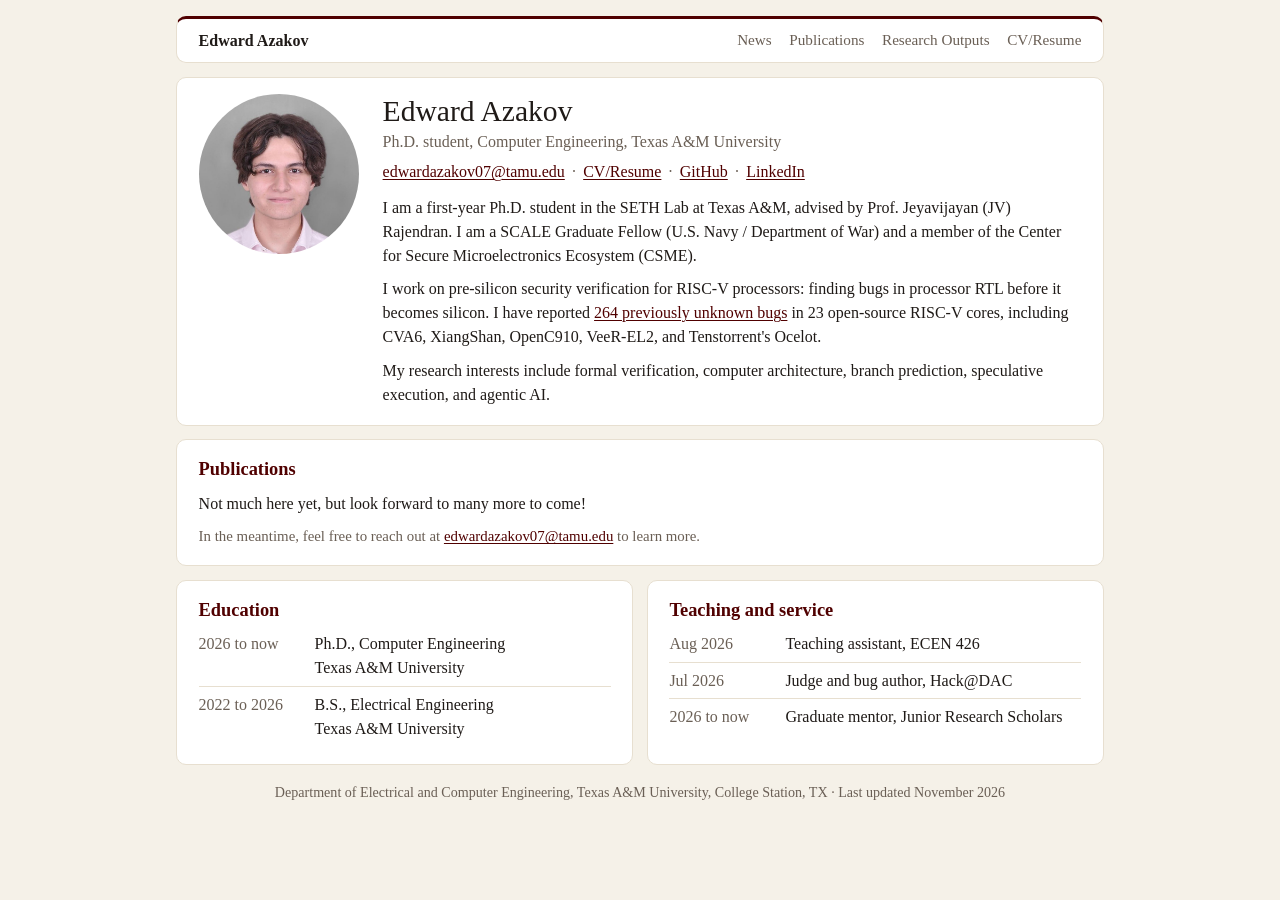
<file: index.html>
<!DOCTYPE html>
<html lang="en">
<head>
<meta charset="utf-8">
<meta name="viewport" content="width=device-width, initial-scale=1">
<title>Edward Azakov</title>
<meta name="description" content="Edward Azakov, Ph.D. student in Computer Engineering at Texas A&amp;M University, working on pre-silicon security verification for RISC-V processors.">
<link rel="stylesheet" href="style.css">
</head>
<body>
<div class="page">

<header class="card top">
  <a class="home" href="index.html">Edward Azakov</a>
  <nav aria-label="Main">
    <a href="news.html">News</a>
    <a href="#publications">Publications</a>
    <a href="research-outputs.html">Research Outputs</a>
    <a href="Azakov_Edward_CV.pdf">CV/Resume</a>
  </nav>
</header>

<main class="page" style="padding:0">

<section class="card intro" id="about">
  <img src="photo.jpg" alt="Edward Azakov" width="190" height="190">
  <div>
    <h1>Edward Azakov</h1>
    <p class="role">Ph.D. student, Computer Engineering, Texas A&amp;M University</p>
    <p class="links"><a href="mailto:edwardazakov07@tamu.edu">edwardazakov07@tamu.edu</a><a href="Azakov_Edward_CV.pdf">CV/Resume</a><a href="https://github.com/EdwyUU">GitHub</a><a href="https://www.linkedin.com/in/edward-azakov-0b47a3338/">LinkedIn</a></p>
    <p>I am a first-year Ph.D. student in the SETH Lab at Texas A&amp;M, advised by Prof. Jeyavijayan (JV) Rajendran. I am a SCALE Graduate Fellow (U.S. Navy / Department of War) and a member of the Center for Secure Microelectronics Ecosystem (CSME).</p>
    <p>I work on pre-silicon security verification for RISC-V processors: finding bugs in processor RTL before it becomes silicon. I have reported <a href="research-outputs.html">264 previously unknown bugs</a> in 23 open-source RISC-V cores, including CVA6, XiangShan, OpenC910, VeeR-EL2, and Tenstorrent's Ocelot.</p>
    <p>My research interests include formal verification, computer architecture, branch prediction, speculative execution, and agentic AI.</p>
  </div>
</section>


<section class="card" id="publications">
  <h2>Publications</h2>
  <p>Not much here yet, but look forward to many more to come!</p>
  <p class="note">In the meantime, feel free to reach out at <a href="mailto:edwardazakov07@tamu.edu">edwardazakov07@tamu.edu</a> to learn more.</p>
</section>

<div class="two">
  <section class="card" id="education">
    <h2>Education</h2>
    <ul class="dated">
      <li><span class="when">2026 to now</span><span>Ph.D., Computer Engineering<br>Texas A&amp;M University</span></li>
      <li><span class="when">2022 to 2026</span><span>B.S., Electrical Engineering<br>Texas A&amp;M University</span></li>
    </ul>
  </section>

  <section class="card" id="service">
    <h2>Teaching and service</h2>
    <ul class="dated">
      <li><span class="when">Aug 2026</span><span>Teaching assistant, ECEN 426</span></li>
      <li><span class="when">Jul 2026</span><span>Judge and bug author, Hack@DAC</span></li>
      <li><span class="when">2026 to now</span><span>Graduate mentor, Junior Research Scholars</span></li>
    </ul>
  </section>
</div>

</main>

<footer>Department of Electrical and Computer Engineering, Texas A&amp;M University, College Station, TX &middot; Last updated November 2026</footer>

</div>
</body>
</html>
</file>
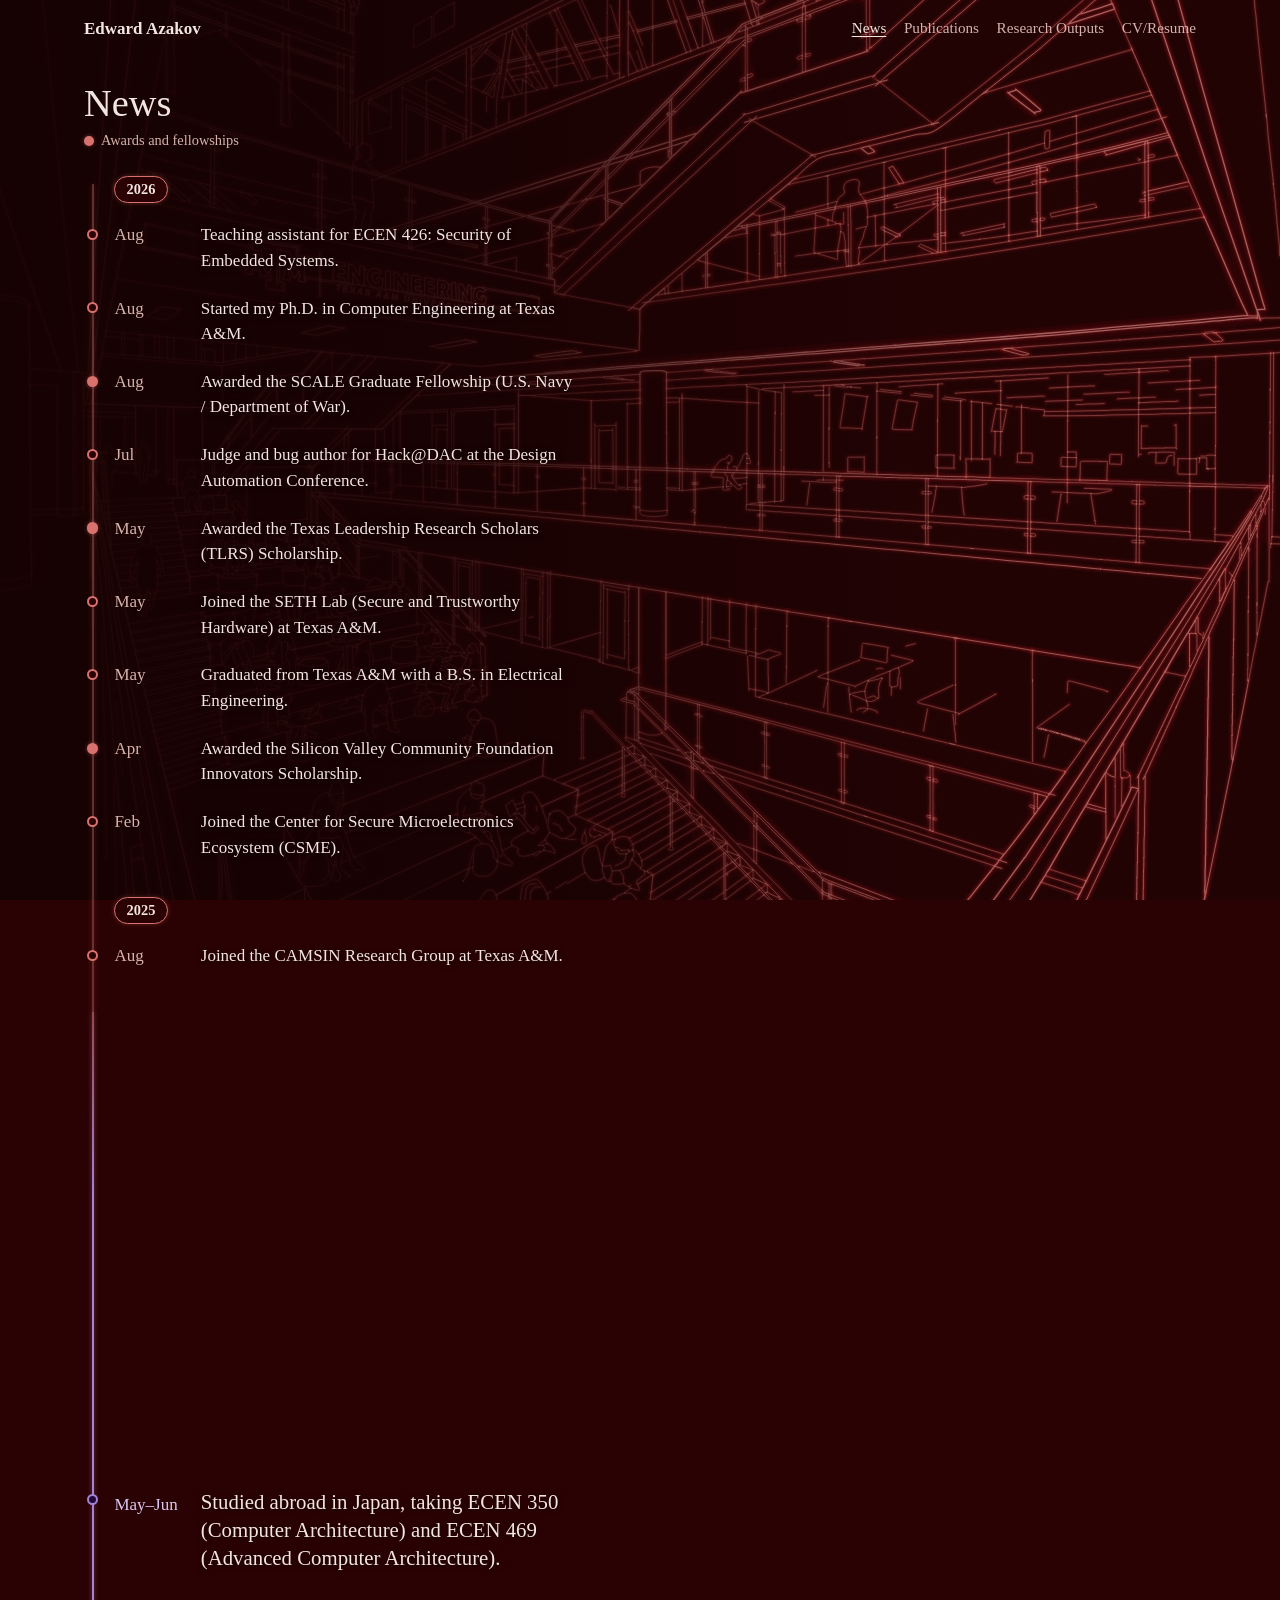
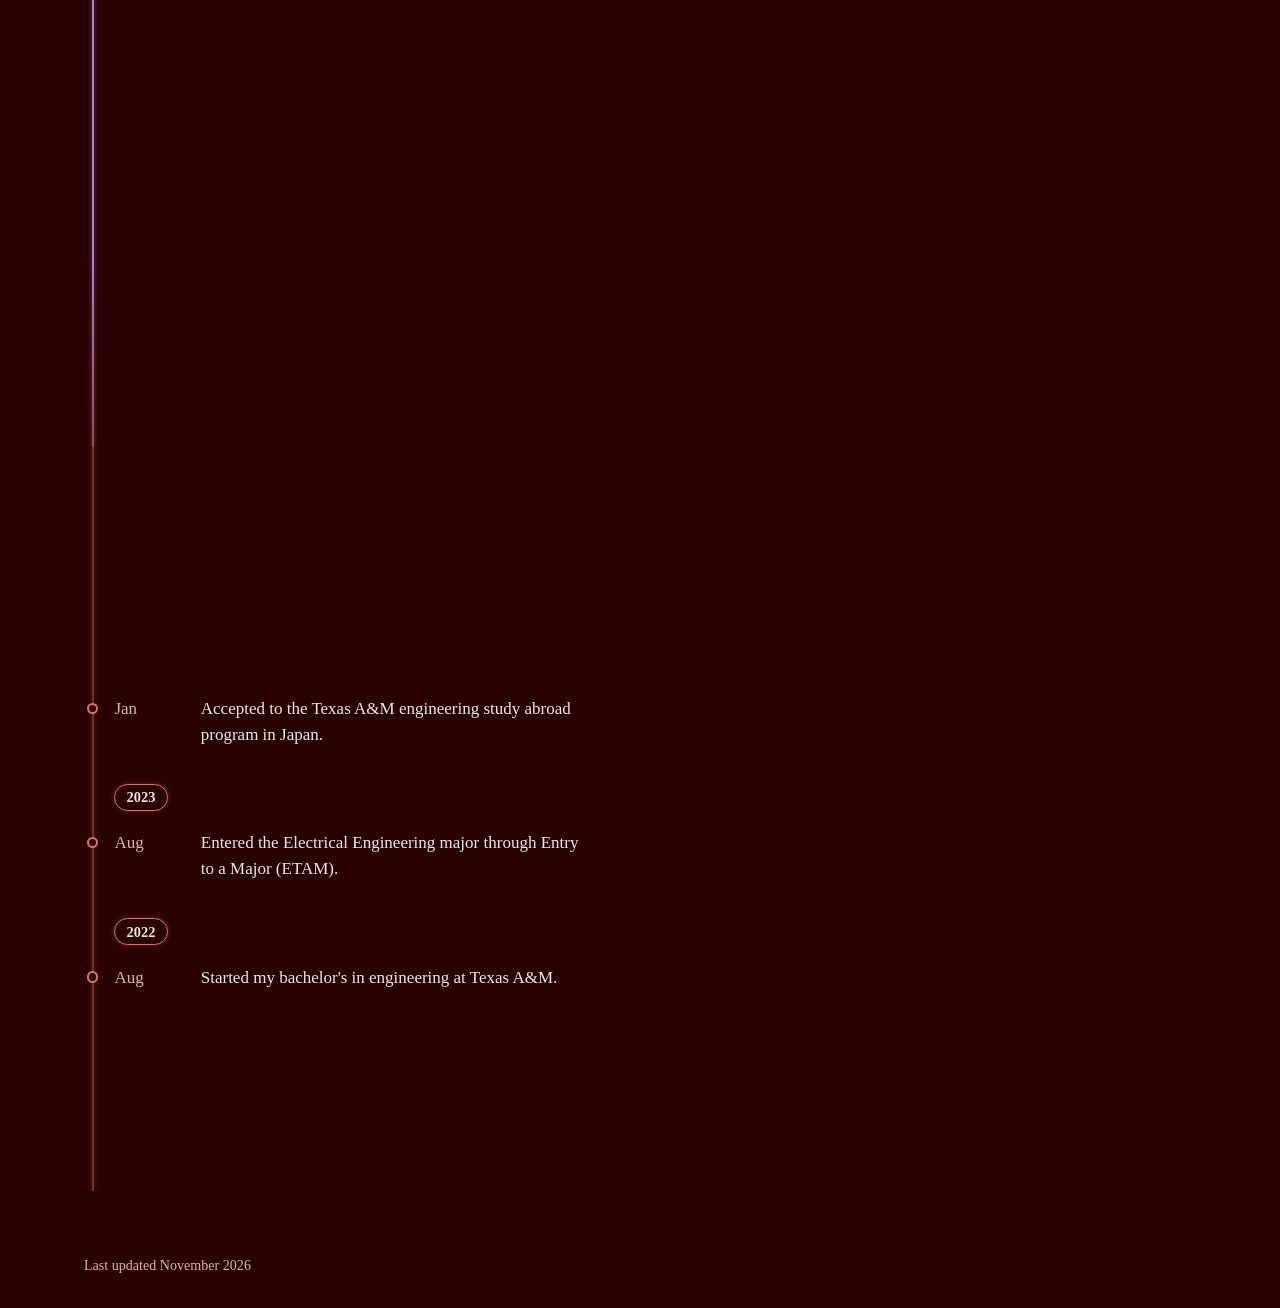
<file: news.html>
<!DOCTYPE html>
<html lang="en">
<head>
<meta charset="utf-8">
<meta name="viewport" content="width=device-width, initial-scale=1">
<title>News | Edward Azakov</title>
<meta name="description" content="A timeline of Edward Azakov's news, from starting at Texas A&amp;M in 2022 to today.">
<meta name="theme-color" content="#2b0203">
<link rel="preload" as="image" href="news-zachry.svg">
<style>
/* News timeline: newest at the top. A fixed line drawing sits behind the page and
   cross-fades as each era of the timeline reaches the middle of the screen. */
:root { --base: #2b0203; --ink: #f2e6e1; --soft: #d6b3ad; --neon: #d9726f; --line: rgba(217,114,111,.4); }
* { box-sizing: border-box; }
html { -webkit-text-size-adjust: 100%; }
body { margin: 0; background: var(--base); color: var(--ink);
  font-family: Charter, "Bitstream Charter", "Sitka Text", Cambria, Georgia, serif; font-size: 1.0625rem; line-height: 1.5; }
a { color: var(--ink); }
a:focus-visible { outline: 2px solid var(--neon); outline-offset: 3px; }

.bg, .bg div { position: fixed; inset: 0; }
.bg { z-index: 0; }
.bg div { background-size: cover; background-repeat: no-repeat; opacity: 0; transition: opacity .8s ease; will-change: opacity; }
.bg div.on { opacity: 1; }
/* dim the neon drawings so they sit back behind the text */
.bg div { filter: brightness(.72) saturate(.85); }
.bg .zachry { background-image: url(news-zachry.svg); background-position: 60% 45%; }
.bg .japan { background-image: url(news-japan.svg); background-position: 50% 56%; }
/* each drawing carries its own shade over the left side, where the text sits, tinted to match it */
.bg div::after { content: ""; position: absolute; inset: 0;
  background: linear-gradient(90deg, rgb(var(--shade) / .94) 0, rgb(var(--shade) / .86) 26rem, rgb(var(--shade) / .35) 46rem, rgb(var(--shade) / 0) 62rem); }
.bg .zachry { --shade: 34 1 2; }
.bg .japan { --shade: 22 4 40; }

.wrap { position: relative; z-index: 2; }
.top { display: flex; justify-content: space-between; align-items: center; flex-wrap: wrap; gap: .25rem 1.25rem;
  max-width: 72rem; margin: 0 auto; padding: 1rem 1.25rem; }
.top .home { font-weight: 700; text-decoration: none; }
.top nav { display: flex; gap: 1.1rem; flex-wrap: wrap; font-size: .95rem; }
.top nav a { color: var(--soft); text-decoration: none; }
.top nav a:hover, .top nav a[aria-current] { color: var(--ink); text-decoration: underline; text-underline-offset: 3px; }

main { max-width: 72rem; margin: 0 auto; padding: 0 1.25rem; }
.col { max-width: 31rem; position: relative; }
h1 { font-size: 2.4rem; font-weight: 400; line-height: 1.1; margin: 1.5rem 0 .4rem; }
.intro { color: var(--soft); margin: 0 0 .5rem; }
.key { font-size: .9rem; color: var(--soft); display: flex; align-items: center; gap: .45rem; margin: 0; }
.key i { width: .62rem; height: .62rem; border-radius: 50%; background: var(--neon); box-shadow: 0 0 4px rgba(217,114,111,.45); display: inline-block; }

/* the rail */
.tl { position: relative; padding-left: 1.9rem; }
.tl::before { content: ""; position: absolute; left: .5rem; top: 2rem; bottom: 3rem; width: 2px; background: var(--line); box-shadow: 0 0 5px rgba(217,114,111,.3); }
.era { min-height: 88vh; display: flex; flex-direction: column; justify-content: center; padding: 2rem 0; }
.era:first-child { min-height: 78vh; justify-content: flex-start; padding-top: 1.5rem; }
.era.tall { min-height: 115vh; }
.era ol { list-style: none; margin: 0; padding: 0; }
.year { margin: 1.6rem 0 .5rem; }
.year:first-child { margin-top: 0; }
.year span { display: inline-block; font-weight: 700; font-size: .9rem; line-height: 1; padding: .34rem .7rem; border-radius: 999px;
  color: var(--ink); background: var(--base); border: 1.5px solid var(--neon); box-shadow: 0 0 5px rgba(217,114,111,.3); font-variant-numeric: tabular-nums; }
.ev { position: relative; display: grid; grid-template-columns: 4.7rem 1fr; gap: .7rem; padding: .7rem 0; }
.ev::before { content: ""; position: absolute; left: -1.74rem; top: 1.12rem; width: .7rem; height: .7rem; border-radius: 50%;
  background: var(--base); border: 2px solid var(--neon); box-sizing: border-box; }
.ev.award::before { background: var(--neon); box-shadow: 0 0 4px rgba(217,114,111,.45); }
.when { color: var(--soft); font-variant-numeric: tabular-nums; }
.what { text-shadow: 0 1px 6px rgba(20,0,0,.9); }
.ev.big .what { font-size: 1.3rem; line-height: 1.35; }
/* the Japan stretch of the timeline picks up the purple of its drawing */
.era[data-bg="japan"] { position: relative; --neon: #a283d6; }
.era[data-bg="japan"]::before { content: ""; position: absolute; left: -1.4rem; top: 0; bottom: 0; width: 2px;
  background: linear-gradient(rgba(217,114,111,.4), #a283d6 18%, #a283d6 82%, rgba(217,114,111,.4)); box-shadow: 0 0 5px rgba(150,110,220,.35); }
.era[data-bg="japan"] .ev::before { background: #25083a; }
.era[data-bg="japan"] .when { color: #d9c8f5; }
.ev.big .when { padding-top: .25rem; }

footer { max-width: 72rem; margin: 0 auto; padding: 1rem 1.25rem 2rem; font-size: .88rem; color: var(--soft); }

@media (max-width: 52rem) {
  .bg div::after { background: rgb(var(--shade) / .7); }
  .col { max-width: none; }
}
@media (max-width: 34rem) {
  h1 { font-size: 2rem; }
  .ev { grid-template-columns: 1fr; gap: 0; }
}
@media (prefers-reduced-motion: reduce) { .bg div { transition: none; } }
</style>
</head>
<body>
<div class="bg" aria-hidden="true"><div class="zachry on"></div><div class="japan"></div></div>

<div class="wrap">
<header class="top">
  <a class="home" href="index.html">Edward Azakov</a>
  <nav aria-label="Main">
    <a href="news.html" aria-current="page">News</a>
    <a href="index.html#publications">Publications</a>
    <a href="research-outputs.html">Research Outputs</a>
    <a href="Azakov_Edward_CV.pdf">CV/Resume</a>
  </nav>
</header>

<main>
<div class="col">
  <h1>News</h1>
  <p class="key"><i aria-hidden="true"></i>Awards and fellowships</p>

  <div class="tl">
  <section class="era" data-bg="zachry">
    <ol>
      <li class="year"><span>2026</span></li>
      <li class="ev"><span class="when">Aug</span><span class="what">Teaching assistant for ECEN 426: Security of Embedded Systems.</span></li>
      <li class="ev"><span class="when">Aug</span><span class="what">Started my Ph.D. in Computer Engineering at Texas A&amp;M.</span></li>
      <li class="ev award"><span class="when">Aug</span><span class="what">Awarded the SCALE Graduate Fellowship (U.S. Navy / Department of War).</span></li>
      <li class="ev"><span class="when">Jul</span><span class="what">Judge and bug author for Hack@DAC at the Design Automation Conference.</span></li>
      <li class="ev award"><span class="when">May</span><span class="what">Awarded the Texas Leadership Research Scholars (TLRS) Scholarship.</span></li>
      <li class="ev"><span class="when">May</span><span class="what">Joined the SETH Lab (Secure and Trustworthy Hardware) at Texas A&amp;M.</span></li>
      <li class="ev"><span class="when">May</span><span class="what">Graduated from Texas A&amp;M with a B.S. in Electrical Engineering.</span></li>
      <li class="ev award"><span class="when">Apr</span><span class="what">Awarded the Silicon Valley Community Foundation Innovators Scholarship.</span></li>
      <li class="ev"><span class="when">Feb</span><span class="what">Joined the Center for Secure Microelectronics Ecosystem (CSME).</span></li>
      <li class="year"><span>2025</span></li>
      <li class="ev"><span class="when">Aug</span><span class="what">Joined the CAMSIN Research Group at Texas A&amp;M.</span></li>
    </ol>
  </section>
  <section class="era tall" data-bg="japan">
    <ol>
      <li class="ev big"><span class="when">May&ndash;Jun</span><span class="what">Studied abroad in Japan, taking ECEN 350 (Computer Architecture) and ECEN 469 (Advanced Computer Architecture).</span></li>
    </ol>
  </section>
  <section class="era" data-bg="zachry">
    <ol>
      <li class="ev"><span class="when">Jan</span><span class="what">Accepted to the Texas A&amp;M engineering study abroad program in Japan.</span></li>
      <li class="year"><span>2023</span></li>
      <li class="ev"><span class="when">Aug</span><span class="what">Entered the Electrical Engineering major through Entry to a Major (ETAM).</span></li>
      <li class="year"><span>2022</span></li>
      <li class="ev"><span class="when">Aug</span><span class="what">Started my bachelor's in engineering at Texas A&amp;M.</span></li>
    </ol>
  </section>
  </div>
</div>
</main>

<footer>Last updated November 2026</footer>
</div>

<script>
// Show the drawing that belongs to whichever era is crossing the middle of the screen.
(function () {
  var layers = document.querySelectorAll('.bg div');
  function show(name) {
    layers.forEach(function (l) { l.classList.toggle('on', l.classList.contains(name)); });
  }
  if (!('IntersectionObserver' in window)) return;
  var io = new IntersectionObserver(function (entries) {
    entries.forEach(function (e) { if (e.isIntersecting) show(e.target.dataset.bg); });
  }, { rootMargin: '-50% 0px -50% 0px' });
  document.querySelectorAll('.era').forEach(function (s) { io.observe(s); });
})();
</script>
</body>
</html>
</file>
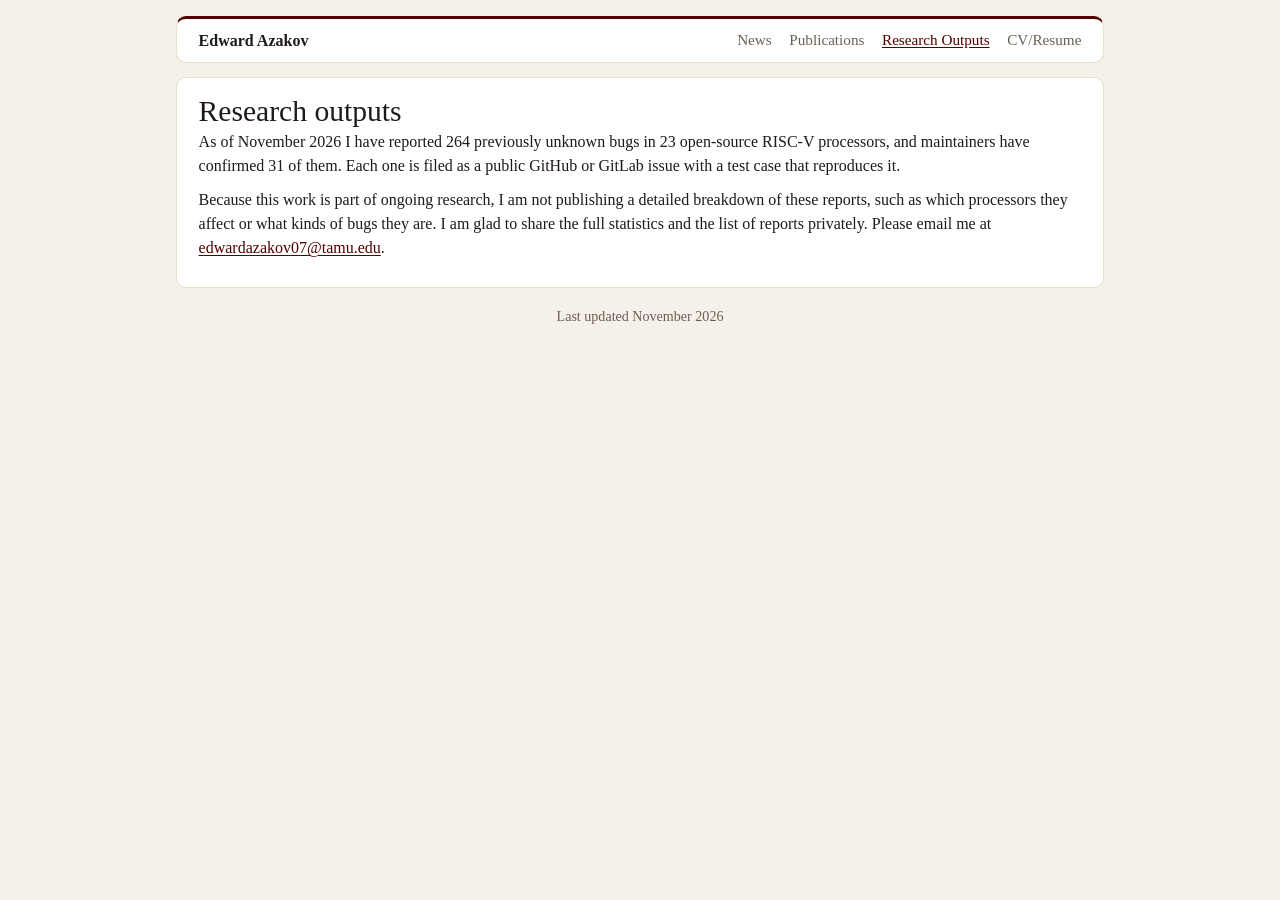
<file: research-outputs.html>
<!DOCTYPE html>
<html lang="en">
<head>
<meta charset="utf-8">
<meta name="viewport" content="width=device-width, initial-scale=1">
<title>Research outputs | Edward Azakov</title>
<meta name="description" content="Previously unknown bugs Edward Azakov has found and reported in open-source RISC-V processors.">
<link rel="stylesheet" href="style.css">
</head>
<body>
<div class="page">

<header class="card top">
  <a class="home" href="index.html">Edward Azakov</a>
  <nav aria-label="Main">
    <a href="news.html">News</a>
    <a href="index.html#publications">Publications</a>
    <a href="research-outputs.html" aria-current="page">Research Outputs</a>
    <a href="Azakov_Edward_CV.pdf">CV/Resume</a>
  </nav>
</header>

<main class="page" style="padding:0">

<section class="card">
  <h1>Research outputs</h1>
  <p class="lede" style="margin-bottom:.6rem">As of November 2026 I have reported 264 previously unknown bugs in 23 open-source RISC-V processors, and maintainers have confirmed 31 of them. Each one is filed as a public GitHub or GitLab issue with a test case that reproduces it.</p>
  <p>Because this work is part of ongoing research, I am not publishing a detailed breakdown of these reports, such as which processors they affect or what kinds of bugs they are. I am glad to share the full statistics and the list of reports privately. Please email me at <a href="mailto:edwardazakov07@tamu.edu">edwardazakov07@tamu.edu</a>.</p>
</section>

</main>

<footer>Last updated November 2026</footer>

</div>
</body>
</html>
</file>
<file: style.css>
/* Edward Azakov: academic homepage. Compact cards on an ivory page, serif text, maroon accents. */
:root {
  --ink: #1f1a17;
  --soft: #6a5f55;
  --rule: #e7dfd0;
  --page: #f5f1e8;
  --card: #ffffff;
  --link: #500000;
  --radius: 10px;
}

* { box-sizing: border-box; }
html { -webkit-text-size-adjust: 100%; }

body {
  margin: 0;
  background: var(--page);
  color: var(--ink);
  font-family: Charter, "Bitstream Charter", "Sitka Text", Cambria, Georgia, serif;
  font-size: 1rem;
  line-height: 1.5;
}

a { color: var(--link); text-decoration: underline; text-decoration-thickness: 1px; text-underline-offset: 2px; }
a:hover { text-decoration-thickness: 2px; }
a:focus-visible { outline: 2px solid var(--link); outline-offset: 2px; }

.page { max-width: 60rem; margin: 0 auto; padding: 1rem 1rem 1.5rem; display: grid; gap: .85rem; }

.card { background: var(--card); border: 1px solid var(--rule); border-radius: var(--radius); padding: 1rem 1.35rem 1.1rem; }
.card > h2:first-child { margin-top: 0; }

/* masthead */
.top { display: flex; justify-content: space-between; align-items: center; flex-wrap: wrap; gap: .25rem 1.25rem; padding: .6rem 1.35rem; border-top: 3px solid var(--link); }
.top .home { color: var(--ink); text-decoration: none; font-weight: 700; }
.top nav { display: flex; gap: 1.1rem; flex-wrap: wrap; font-size: .95rem; }
.top nav a { color: var(--soft); text-decoration: none; }
.top nav a:hover, .top nav a[aria-current] { color: var(--link); text-decoration: underline; }

/* intro: photo beside name and bio */
.intro { display: grid; grid-template-columns: 10rem 1fr; gap: 1.5rem; align-items: start; }
.intro img { width: 10rem; height: 10rem; border-radius: 50%; object-fit: cover; object-position: center 35%; }
h1 { font-size: 1.85rem; font-weight: 400; line-height: 1.15; margin: 0 0 .15rem; }
.role { margin: 0 0 .35rem; color: var(--soft); }
.links { margin: 0 0 .75rem; }
.links a + a::before { content: "\00b7"; color: var(--soft); display: inline-block; margin: 0 .45rem; }
.intro p:last-child { margin-bottom: 0; }

h2 { font-size: 1.15rem; font-weight: 700; margin: 0 0 .5rem; color: var(--link); }
p { margin: 0 0 .6rem; }

.two { display: grid; grid-template-columns: 1fr 1fr; gap: .85rem; }

/* dated rows */
.dated { list-style: none; margin: 0; padding: 0; }
.dated li { display: grid; grid-template-columns: 6.5rem 1fr; gap: .75rem; padding: .35rem 0; border-top: 1px solid var(--rule); }
.dated li:first-child { border-top: 0; padding-top: 0; }
.dated .when { color: var(--soft); font-variant-numeric: tabular-nums; }

.tl-head { display: flex; justify-content: space-between; align-items: baseline; gap: 1rem; flex-wrap: wrap; margin-bottom: .35rem; }
.tl-head h2 { margin: 0; }
.tl-key { font-size: .85rem; color: var(--soft); display: inline-flex; align-items: center; gap: .4rem; }
.tl-key i { width: .6rem; height: .6rem; border-radius: 50%; background: var(--link); display: inline-block; }

/* news timeline: a vertical rail with year markers; not to scale */
.timeline { list-style: none; margin: 0; padding: 0 0 0 1.6rem; position: relative; }
.timeline::before { content: ""; position: absolute; left: .45rem; top: .9rem; bottom: .6rem; width: 2px; background: var(--rule); }
.tl-year { position: relative; margin: .9rem 0 .3rem -1.6rem; }
.tl-year:first-child { margin-top: .2rem; }
.tl-year span { display: inline-block; background: var(--link); color: #fff; font-weight: 700; font-size: .85rem; line-height: 1; padding: .3rem .6rem; border-radius: 999px; font-variant-numeric: tabular-nums; }
.tl-ev { position: relative; display: grid; grid-template-columns: 4.6rem 1fr; gap: .6rem; padding: .22rem 0; }
.tl-ev::before { content: ""; position: absolute; left: -1.38rem; top: .62rem; width: .62rem; height: .62rem; border-radius: 50%; background: var(--card); border: 2px solid var(--link); box-sizing: border-box; }
.tl-ev.award::before { background: var(--link); }
.tl-ev .when { color: var(--soft); font-variant-numeric: tabular-nums; }

/* publications */
.pub { padding: .1rem 0; }
.pub .title { font-weight: 700; }
.pub .venue { font-style: italic; color: var(--soft); }
.note { color: var(--soft); font-size: .93rem; margin: .5rem 0 0; }

footer { text-align: center; font-size: .88rem; color: var(--soft); padding: .25rem 0 0; }

/* research outputs */
.lede { margin: 0; }
figure { margin: .4rem 0 0; }
figure img, figure svg { display: block; width: 100%; height: auto; }
.half-card figure { max-width: 34rem; margin-left: auto; margin-right: auto; }
figcaption { font-size: .9rem; color: var(--soft); margin-top: .4rem; text-align: center; }
figcaption b { color: var(--ink); font-weight: 400; }
figure svg a { text-decoration: none; }
figure svg a text { fill: var(--link) !important; }
figure svg a:hover text { text-decoration: underline; }

.tablewrap { overflow-x: auto; }
.finds { width: 100%; border-collapse: collapse; font-size: .97rem; }
.finds th { text-align: left; font-weight: 700; color: var(--soft); font-size: .88rem; padding: .3rem .75rem .45rem 0; border-bottom: 2px solid var(--rule); }
.finds td { vertical-align: top; padding: .5rem .75rem .5rem 0; border-bottom: 1px solid var(--rule); }
.finds tr:last-child td { border-bottom: 0; }
.finds td:first-child { font-weight: 700; white-space: nowrap; }
.finds td:last-child, .finds th:last-child { padding-right: 0; white-space: nowrap; text-align: right; }

@media (max-width: 44rem) {
  .two { grid-template-columns: 1fr; }
}
@media (max-width: 34rem) {
  .intro { grid-template-columns: 1fr; gap: .9rem; }
  .intro img { width: 7.5rem; height: 7.5rem; }
  .dated li { grid-template-columns: 1fr; gap: 0; }
  .tl-ev { grid-template-columns: 1fr; gap: 0; }
  .card { padding: .9rem 1rem 1rem; }
}
</file>
